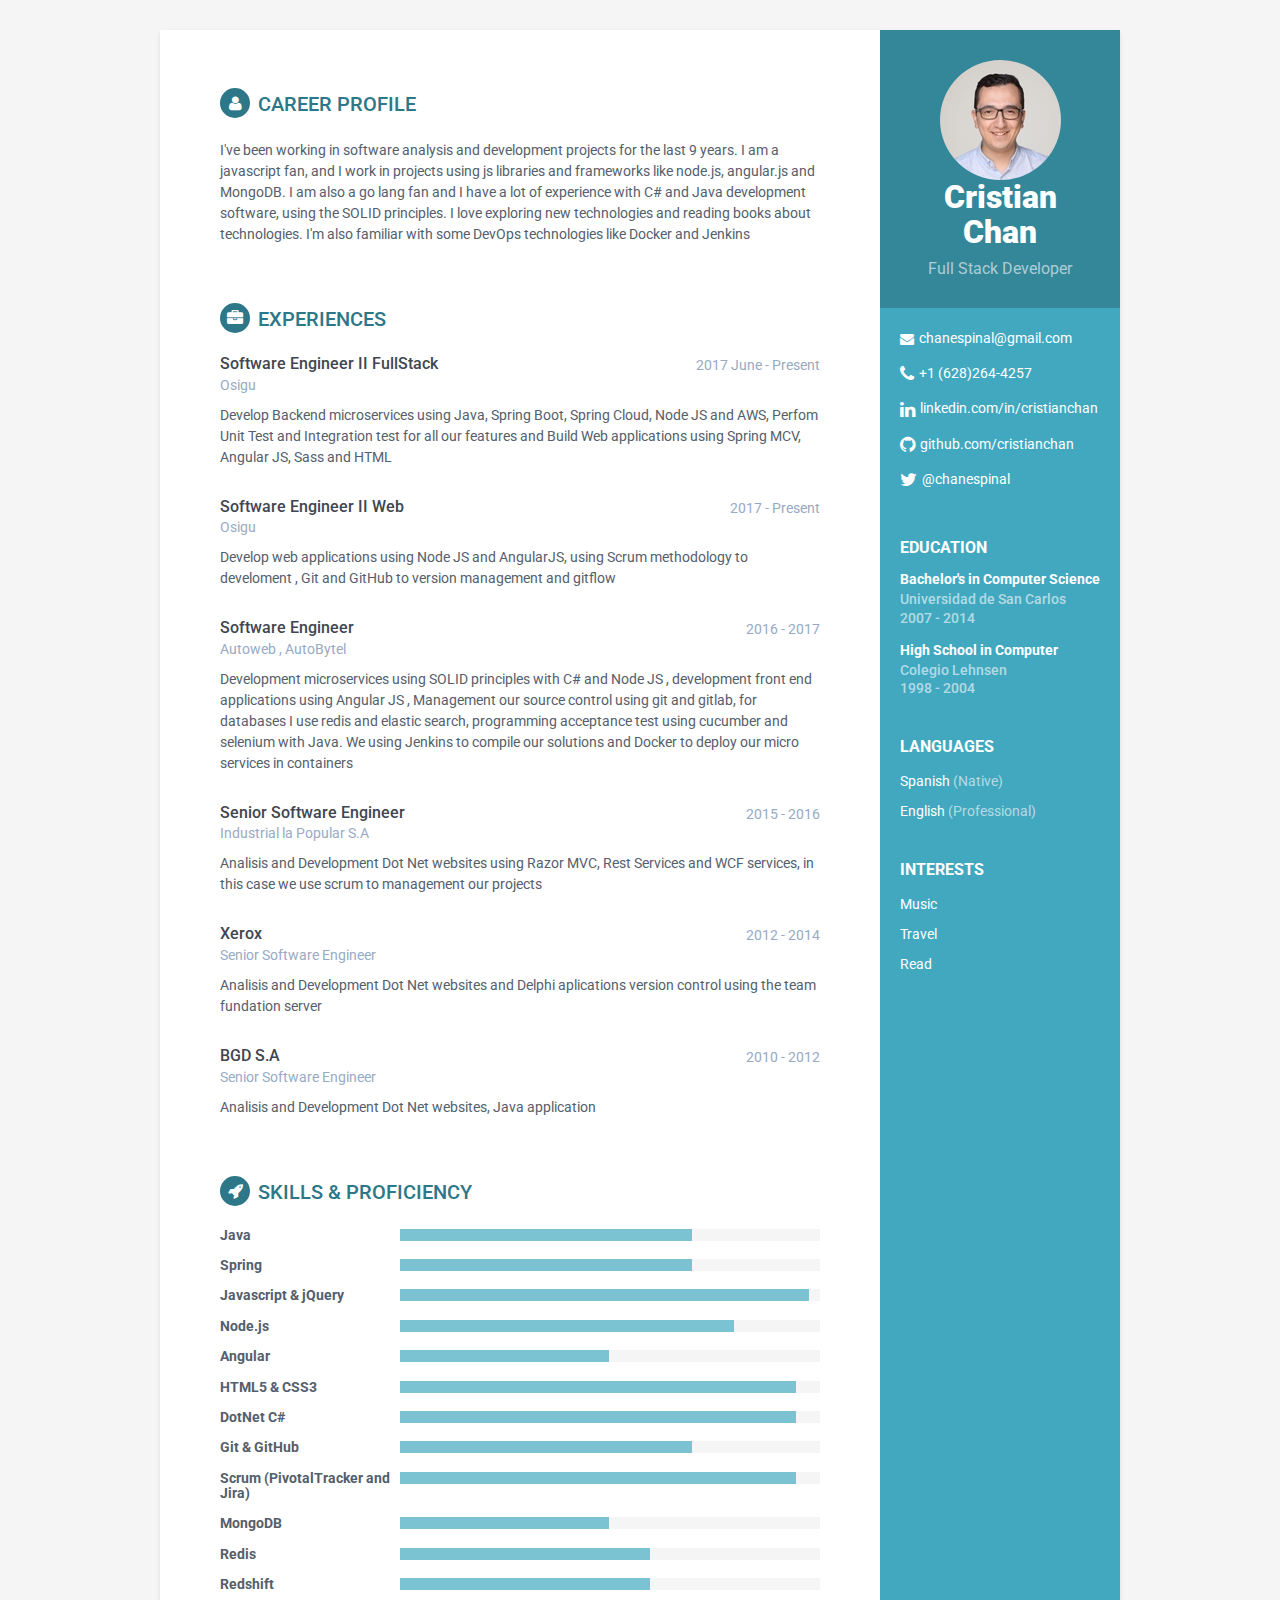
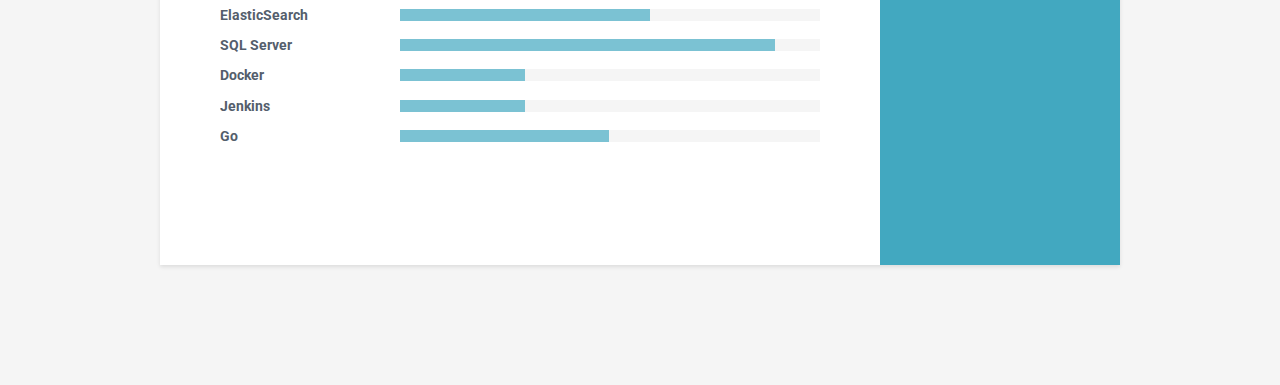
<file: index.html>
<!DOCTYPE html>
<!--[if IE 8]> <html lang="en" class="ie8"> <![endif]-->
<!--[if IE 9]> <html lang="en" class="ie9"> <![endif]-->
<!--[if !IE]><!--> <html lang="en"> <!--<![endif]-->
<head>
    <title>Resume/CV Cristian Chan</title>
    <!-- Meta -->
    <meta charset="utf-8">
    <meta http-equiv="X-UA-Compatible" content="IE=edge">
    <meta name="viewport" content="width=device-width, initial-scale=1.0">
    <meta name="description" content="Responsive HTML5 Resume/CV Template for Developers">
    <meta name="author" content="Xiaoying Riley at 3rd Wave Media">
    <link rel="shortcut icon" href="favicon.ico">
    <link href='https://fonts.googleapis.com/css?family=Roboto:400,500,400italic,300italic,300,500italic,700,700italic,900,900italic' rel='stylesheet' type='text/css'>
    <!-- Global CSS -->
    <link rel="stylesheet" href="assets/plugins/bootstrap/css/bootstrap.min.css">
    <!-- Plugins CSS -->
    <link rel="stylesheet" href="assets/plugins/font-awesome/css/font-awesome.css">

    <!-- Theme CSS -->
    <link id="theme-style" rel="stylesheet" href="assets/css/styles.css">
    <!-- HTML5 shim and Respond.js for IE8 support of HTML5 elements and media queries -->
    <!--[if lt IE 9]>
      <script src="https://oss.maxcdn.com/html5shiv/3.7.2/html5shiv.min.js"></script>
      <script src="https://oss.maxcdn.com/respond/1.4.2/respond.min.js"></script>
    <![endif]-->
</head>

<body>
    <div class="wrapper">
        <div class="sidebar-wrapper">
            <div class="profile-container">
                <img class="img-circle" src="assets/images/foto.jpg" alt="" />
                <h1 class="name">Cristian Chan</h1>
                <h3 class="tagline">Full Stack Developer</h3>
            </div><!--//profile-container-->

            <div class="contact-container container-block">
                <ul class="list-unstyled contact-list">
                    <li class="email"><i class="fa fa-envelope"></i><a href="mailto:chanespinal@gmail.com">chanespinal@gmail.com</a></li>
                    <li class="phone"><i class="fa fa-phone"></i><a href="tel:+1 (628)264-4257">+1 (628)264-4257</a></li>
                    <li class="linkedin"><i class="fa fa-linkedin"></i><a href="https://gt.linkedin.com/in/cristianchan" target="_blank">linkedin.com/in/cristianchan</a></li>
                    <li class="github"><i class="fa fa-github"></i><a href="https://github.com/cristianchan" target="_blank">github.com/cristianchan</a></li>
                    <li class="twitter"><i class="fa fa-twitter"></i><a href="https://twitter.com/cgchanespinal" target="_blank">@chanespinal</a></li>
                </ul>
            </div><!--//contact-container-->
            <div class="education-container container-block">
                <h2 class="container-block-title">Education</h2>
                <div class="item">
                    <h4 class="degree">Bachelor's in Computer Science</h4>
                    <h5 class="meta">Universidad de San Carlos</h5>
                    <div class="time">2007 - 2014</div>
                </div><!--//item-->
                <div class="item">
                    <h4 class="degree">High School in Computer</h4>
                    <h5 class="meta">Colegio Lehnsen</h5>
                    <div class="time">1998 - 2004</div>
                </div><!--//item-->
            </div><!--//education-container-->

            <div class="languages-container container-block">
                <h2 class="container-block-title">Languages</h2>
                <ul class="list-unstyled interests-list">
                    <li>Spanish <span class="lang-desc">(Native)</span></li>
                    <li>English <span class="lang-desc">(Professional)</span></li>
                </ul>
            </div><!--//interests-->

            <div class="interests-container container-block">
                <h2 class="container-block-title">Interests</h2>
                <ul class="list-unstyled interests-list">
                    <li>Music</li>
                    <li>Travel</li>
                    <li>Read</li>
                </ul>
            </div><!--//interests-->

        </div><!--//sidebar-wrapper-->

        <div class="main-wrapper">

            <section class="section summary-section">
                <h2 class="section-title"><i class="fa fa-user"></i>Career Profile</h2>
                <div class="summary">
                    <p>
                        I've been working in software analysis and development projects for the last 9 years. I am a javascript fan, and I work in projects using js libraries and frameworks like node.js, angular.js and MongoDB. I am also a go lang fan and I have a lot of experience with C# and Java development software, using the SOLID principles. I love exploring new technologies and reading books about technologies. I'm also familiar with some DevOps technologies like Docker and Jenkins
                    </p>
                </div><!--//summary-->
            </section><!--//section-->

            <section class="section experiences-section">
                <h2 class="section-title"><i class="fa fa-briefcase"></i>Experiences</h2>

                <div class="item">
                    <div class="meta">
                        <div class="upper-row">
                            <h3 class="job-title">Software Engineer II FullStack</h3>
                            <div class="time">2017 June - Present</div>
                        </div><!--//upper-row-->
                        <div class="company">Osigu</div>
                    </div><!--//meta-->
                    <div class="details">
                        <p>Develop Backend microservices using Java, Spring Boot, Spring Cloud, Node JS and AWS, Perfom Unit Test and Integration test for all our features and Build Web applications using Spring MCV, Angular JS, Sass and HTML</p>
                    </div><!--//details-->
                </div><!--//item-->


                <div class="item">
                    <div class="meta">
                        <div class="upper-row">
                            <h3 class="job-title">Software Engineer II Web</h3>
                            <div class="time">2017 - Present</div>
                        </div><!--//upper-row-->
                        <div class="company">Osigu</div>
                    </div><!--//meta-->
                    <div class="details">
                        <p>Develop web applications using Node JS and AngularJS, using Scrum methodology to develoment , Git and GitHub to version management and gitflow </p>
                    </div><!--//details-->
                </div><!--//item-->

                <div class="item">
                    <div class="meta">
                        <div class="upper-row">
                            <h3 class="job-title">Software Engineer</h3>
                            <div class="time">2016 - 2017</div>
                        </div><!--//upper-row-->
                        <div class="company">Autoweb , AutoBytel </div>
                    </div><!--//meta-->
                    <div class="details">
                        <p>Development microservices using SOLID principles with C# and Node JS , development front end applications using Angular JS , Management our source control using git and gitlab, for databases I use redis and elastic search, programming acceptance test using cucumber and selenium with Java. We using Jenkins to compile our solutions and Docker to deploy our micro services in containers </p>
                    </div><!--//details-->
                </div><!--//item-->

                <div class="item">
                    <div class="meta">
                        <div class="upper-row">
                            <h3 class="job-title">Senior Software Engineer</h3>
                            <div class="time">2015 - 2016</div>
                        </div><!--//upper-row-->
                        <div class="company">Industrial la Popular S.A</div>
                    </div><!--//meta-->
                    <div class="details">
                        <p>Analisis and Development Dot Net websites using Razor MVC, Rest Services and WCF services, in this case we use scrum to management our projects</p>

                    </div><!--//details-->
                </div><!--//item-->

                <div class="item">
                    <div class="meta">
                        <div class="upper-row">
                            <h3 class="job-title">Xerox</h3>
                            <div class="time">2012 - 2014</div>
                        </div><!--//upper-row-->
                        <div class="company">Senior Software Engineer</div>
                    </div><!--//meta-->
                    <div class="details">
                        <p>Analisis and Development Dot Net websites  and Delphi aplications version control using the team fundation server</p>
                    </div><!--//details-->
                </div><!--//item-->

                <div class="item">
                    <div class="meta">
                        <div class="upper-row">
                            <h3 class="job-title">BGD S.A</h3>
                            <div class="time">2010 - 2012</div>
                        </div><!--//upper-row-->
                        <div class="company">Senior Software Engineer</div>
                    </div><!--//meta-->
                    <div class="details">
                        <p>Analisis and Development Dot Net websites, Java application</p>
                    </div><!--//details-->
                </div><!--//item-->

            </section><!--//section-->



            <section class="skills-section section">
                <h2 class="section-title"><i class="fa fa-rocket"></i>Skills &amp; Proficiency</h2>
                <div class="skillset">
                    
                    <div class="item">
                        <h3 class="level-title">Java</h3>
                        <div class="level-bar">
                            <div class="level-bar-inner" data-level="70%">
                            </div>
                        </div><!--//level-bar-->
                    </div><!--//item-->

                    <div class="item">
                        <h3 class="level-title">Spring</h3>
                        <div class="level-bar">
                            <div class="level-bar-inner" data-level="70%">
                            </div>
                        </div><!--//level-bar-->
                    </div>
                    
                    <div class="item">
                        <h3 class="level-title">Javascript &amp; jQuery</h3>
                        <div class="level-bar">
                            <div class="level-bar-inner" data-level="98%">
                            </div>
                        </div><!--//level-bar-->
                    </div><!--//item-->

                    <div class="item">
                        <h3 class="level-title">Node.js</h3>
                        <div class="level-bar">
                            <div class="level-bar-inner" data-level="80%">
                            </div>
                        </div><!--//level-bar-->
                    </div><!--//item-->

                    <div class="item">
                        <h3 class="level-title">Angular</h3>
                        <div class="level-bar">
                            <div class="level-bar-inner" data-level="50%">
                            </div>
                        </div><!--//level-bar-->
                    </div><!--//item-->

                    <div class="item">
                        <h3 class="level-title">HTML5 &amp; CSS3</h3>
                        <div class="level-bar">
                            <div class="level-bar-inner" data-level="95%">
                            </div>
                        </div><!--//level-bar-->
                    </div><!--//item-->

                    <div class="item">
                        <h3 class="level-title">DotNet C#</h3>
                        <div class="level-bar">
                            <div class="level-bar-inner" data-level="95%">
                            </div>
                        </div><!--//level-bar-->
                    </div><!--//item-->

                    <div class="item">
                        <h3 class="level-title">Git & GitHub</h3>
                        <div class="level-bar">
                            <div class="level-bar-inner" data-level="70%">
                            </div>
                        </div><!--//level-bar-->
                    </div><!--//item-->

                    <div class="item">
                        <h3 class="level-title">Scrum (PivotalTracker and Jira)</h3>
                        <div class="level-bar">
                            <div class="level-bar-inner" data-level="95%">
                            </div>
                        </div><!--//level-bar-->
                    </div><!--//item-->

                   
                    <div class="item">
                        <h3 class="level-title">MongoDB</h3>
                        <div class="level-bar">
                            <div class="level-bar-inner" data-level="50%">
                            </div>
                        </div><!--//level-bar-->
                    </div><!--//item-->

                    <div class="item">
                        <h3 class="level-title">Redis</h3>
                        <div class="level-bar">
                            <div class="level-bar-inner" data-level="60%">
                            </div>
                        </div><!--//level-bar-->
                    </div><!--//item-->

                    <div class="item">
                        <h3 class="level-title">Redshift</h3>
                        <div class="level-bar">
                            <div class="level-bar-inner" data-level="60%">
                            </div>
                        </div><!--//level-bar-->
                    </div><!--//item-->

                    <div class="item">
                        <h3 class="level-title">ElasticSearch</h3>
                        <div class="level-bar">
                            <div class="level-bar-inner" data-level="60%">
                            </div>
                        </div><!--//level-bar-->
                    </div><!--//item-->

                    <div class="item">
                        <h3 class="level-title">SQL Server</h3>
                        <div class="level-bar">
                            <div class="level-bar-inner" data-level="90%">
                            </div>
                        </div><!--//level-bar-->
                    </div><!--//item-->
                    <div class="item">
                        <h3 class="level-title">Docker</h3>
                        <div class="level-bar">
                            <div class="level-bar-inner" data-level="30%">
                            </div>
                        </div><!--//level-bar-->
                    </div><!--//item-->
                    <div class="item">
                        <h3 class="level-title">Jenkins</h3>
                        <div class="level-bar">
                            <div class="level-bar-inner" data-level="30%">
                            </div>
                        </div><!--//level-bar-->
                    </div><!--//item-->
                    <div class="item">
                        <h3 class="level-title">Go</h3>
                        <div class="level-bar">
                            <div class="level-bar-inner" data-level="50%">
                            </div>
                        </div><!--//level-bar-->
                    </div><!--//item-->
                </div>
            </section><!--//skills-section-->

        </div><!--//main-body-->
    </div>

    <footer class="footer">
        <div class="text-center">
                <!--/* This template is released under the Creative Commons Attribution 3.0 License. Please keep the attribution link below when using for your own project. Thank you for your support. :) If you'd like to use the template without the attribution, you can check out other license options via our website: themes.3rdwavemedia.com */-->
                <!--<small class="copyright">Designed with <i class="fa fa-heart"></i> by <a href="http://themes.3rdwavemedia.com" target="_blank">Xiaoying Riley</a> for developers</small>-->
        </div><!--//container-->
    </footer><!--//footer-->

    <!-- Javascript -->
    <script type="text/javascript" src="assets/plugins/jquery-1.11.3.min.js"></script>
    <script type="text/javascript" src="assets/plugins/bootstrap/js/bootstrap.min.js"></script>
    <!-- custom js -->
    <script type="text/javascript" src="assets/js/main.js"></script>
</body>
</html>
</file>
<file: assets/css/styles.css>
/*
 * Template Name: Orbit - Responsive Resume/CV Template for Developers
 * Version: 1.0
 * Author: Xiaoying Riley
 * Twitter: @3rdwave_themes
 * License: Creative Commons Attribution 3.0 License
 * Website: http://themes.3rdwavemedia.com/
*/
/* styles.css */
/* ======= Base ======= */
body {
  font-family: 'Roboto', sans-serif;
  color: #545E6C;
  background: #f5f5f5;
  font-size: 14px;
  padding: 30px;
  -webkit-font-smoothing: antialiased;
  -moz-osx-font-smoothing: grayscale;
}
h1,
h2,
h3,
h4,
h5,
h6 {
  font-weight: 700;
}
a {
  color: #2d7788;
  -webkit-transition: all 0.4s ease-in-out;
  -moz-transition: all 0.4s ease-in-out;
  -ms-transition: all 0.4s ease-in-out;
  -o-transition: all 0.4s ease-in-out;
}
a:hover {
  text-decoration: underline;
  color: #1a454f;
}
a:focus {
  text-decoration: none;
}
p {
  line-height: 1.5;
}
.wrapper {
  background: #42A8C0;
  max-width: 960px;
  margin: 0 auto;
  position: relative;
  -webkit-box-shadow: 0px 2px 4px rgba(0, 0, 0, 0.1);
  -moz-box-shadow: 0px 2px 4px rgba(0, 0, 0, 0.1);
  box-shadow: 0px 2px 4px rgba(0, 0, 0, 0.1);
}
.sidebar-wrapper {
  background: #42A8C0;
  position: absolute;
  right: 0;
  width: 240px;
  height: 100%;
  min-height: 800px;
  color: #fff;
}
.sidebar-wrapper a {
  color: #fff;
}
.sidebar-wrapper .profile-container {
  padding: 30px;
  background: rgba(0, 0, 0, 0.2);
  text-align: center;
  color: #fff;
}
.sidebar-wrapper .name {
  font-size: 32px;
  font-weight: 900;
  margin-top: 0;
  margin-bottom: 10px;
}
.sidebar-wrapper .tagline {
  color: rgba(255, 255, 255, 0.6);
  font-size: 16px;
  font-weight: 400;
  margin-top: 0;
  margin-bottom: 0;
}
.sidebar-wrapper .profile {
  margin-bottom: 15px;
}
.sidebar-wrapper .contact-list .fa {
  margin-right: 5px;
  font-size: 18px;
  vertical-align: middle;
}
.sidebar-wrapper .contact-list li {
  margin-bottom: 15px;
}
.sidebar-wrapper .contact-list li:last-child {
  margin-bottom: 0;
}
.sidebar-wrapper .contact-list .email .fa {
  font-size: 14px;
}
.sidebar-wrapper .container-block {
  padding: 20px;
}
.sidebar-wrapper .container-block-title {
  text-transform: uppercase;
  font-size: 16px;
  font-weight: 700;
  margin-top: 0;
  margin-bottom: 15px;
}
.sidebar-wrapper .degree {
  font-size: 14px;
  margin-top: 0;
  margin-bottom: 5px;
}
.sidebar-wrapper .education-container .item {
  margin-bottom: 15px;
}
.sidebar-wrapper .education-container .item:last-child {
  margin-bottom: 0;
}
.sidebar-wrapper .education-container .meta {
  color: rgba(255, 255, 255, 0.6);
  font-weight: 500;
  margin-bottom: 0px;
  margin-top: 0;
}
.sidebar-wrapper .education-container .time {
  color: rgba(255, 255, 255, 0.6);
  font-weight: 500;
  margin-bottom: 0px;
}
.sidebar-wrapper .languages-container .lang-desc {
  color: rgba(255, 255, 255, 0.6);
}
.sidebar-wrapper .languages-list {
  margin-bottom: 0;
}
.sidebar-wrapper .languages-list li {
  margin-bottom: 10px;
}
.sidebar-wrapper .languages-list li:last-child {
  margin-bottom: 0;
}
.sidebar-wrapper .interests-list {
  margin-bottom: 0;
}
.sidebar-wrapper .interests-list li {
  margin-bottom: 10px;
}
.sidebar-wrapper .interests-list li:last-child {
  margin-bottom: 0;
}
.main-wrapper {
  background: #fff;
  padding: 60px;
  padding-right: 300px;
}
.main-wrapper .section-title {
  text-transform: uppercase;
  font-size: 20px;
  font-weight: 500;
  color: #2d7788;
  position: relative;
  margin-top: 0;
  margin-bottom: 20px;
}
.main-wrapper .section-title .fa {
  width: 30px;
  height: 30px;
  margin-right: 8px;
  display: inline-block;
  color: #fff;
  -webkit-border-radius: 50%;
  -moz-border-radius: 50%;
  -ms-border-radius: 50%;
  -o-border-radius: 50%;
  border-radius: 50%;
  -moz-background-clip: padding;
  -webkit-background-clip: padding-box;
  background-clip: padding-box;
  background: #2d7788;
  text-align: center;
  padding-top: 8px;
  font-size: 16px;
  position: relative;
  top: -2px;
}
.main-wrapper .section {
  margin-bottom: 60px;
}
.main-wrapper .experiences-section .item {
  margin-bottom: 30px;
}
.main-wrapper .upper-row {
  position: relative;
  overflow: hidden;
  margin-bottom: 2px;
}
.main-wrapper .job-title {
  color: #3F4650;
  font-size: 16px;
  margin-top: 0;
  margin-bottom: 0;
  font-weight: 500;
}
.main-wrapper .time {
  position: absolute;
  right: 0;
  top: 0;
  color: #97AAC3;
}
.main-wrapper .company {
  margin-bottom: 10px;
  color: #97AAC3;
}
.main-wrapper .project-title {
  font-size: 16px;
  font-weight: 400;
  margin-top: 0;
  margin-bottom: 5px;
}
.main-wrapper .projects-section .intro {
  margin-bottom: 30px;
}
.main-wrapper .projects-section .item {
  margin-bottom: 15px;
}
.skillset .item {
  margin-bottom: 15px;
  overflow: hidden;
}
.skillset .level-title {
  font-size: 14px;
  margin-top: 0;
  margin-bottom: 12px;
}
.skillset .level-bar {
  height: 12px;
  background: #f5f5f5;
}
.skillset .level-bar-inner {
  height: 12px;
  background: #7bc2d3;
}
.footer {
  padding: 30px;
  padding-top: 60px;
}
.footer .copyright {
  line-height: 1.6;
  color: #545E6C;
  font-size: 13px;
}
.footer .fa-heart {
  color: #fb866a;
}
/* Extra small devices (phones, less than 768px) */
@media (max-width: 767px) {
  .sidebar-wrapper {
    position: static;
    width: inherit;
  }
  .main-wrapper {
    padding: 30px;
  }
  .main-wrapper .time {
    position: static;
    display: block;
    margin-top: 5px;
  }
  .main-wrapper .upper-row {
    margin-bottom: 0;
  }
}
/* Small devices (tablets, 768px and up) */
/* Medium devices (desktops, 992px and up) */
@media (min-width: 992px) {
  .skillset .level-title {
    display: inline-block;
    float: left;
    width: 30%;
    margin-bottom: 0;
  }
  .skillset .level-bar {
    display: inline-block;
    width: 70%;
    float: left;
    position: relative;
    top: 1px;
  }
}
/* Large devices (large desktops, 1200px and up) */
/* Ex-Large devices (large desktops, 1200px and up) */
</file>
